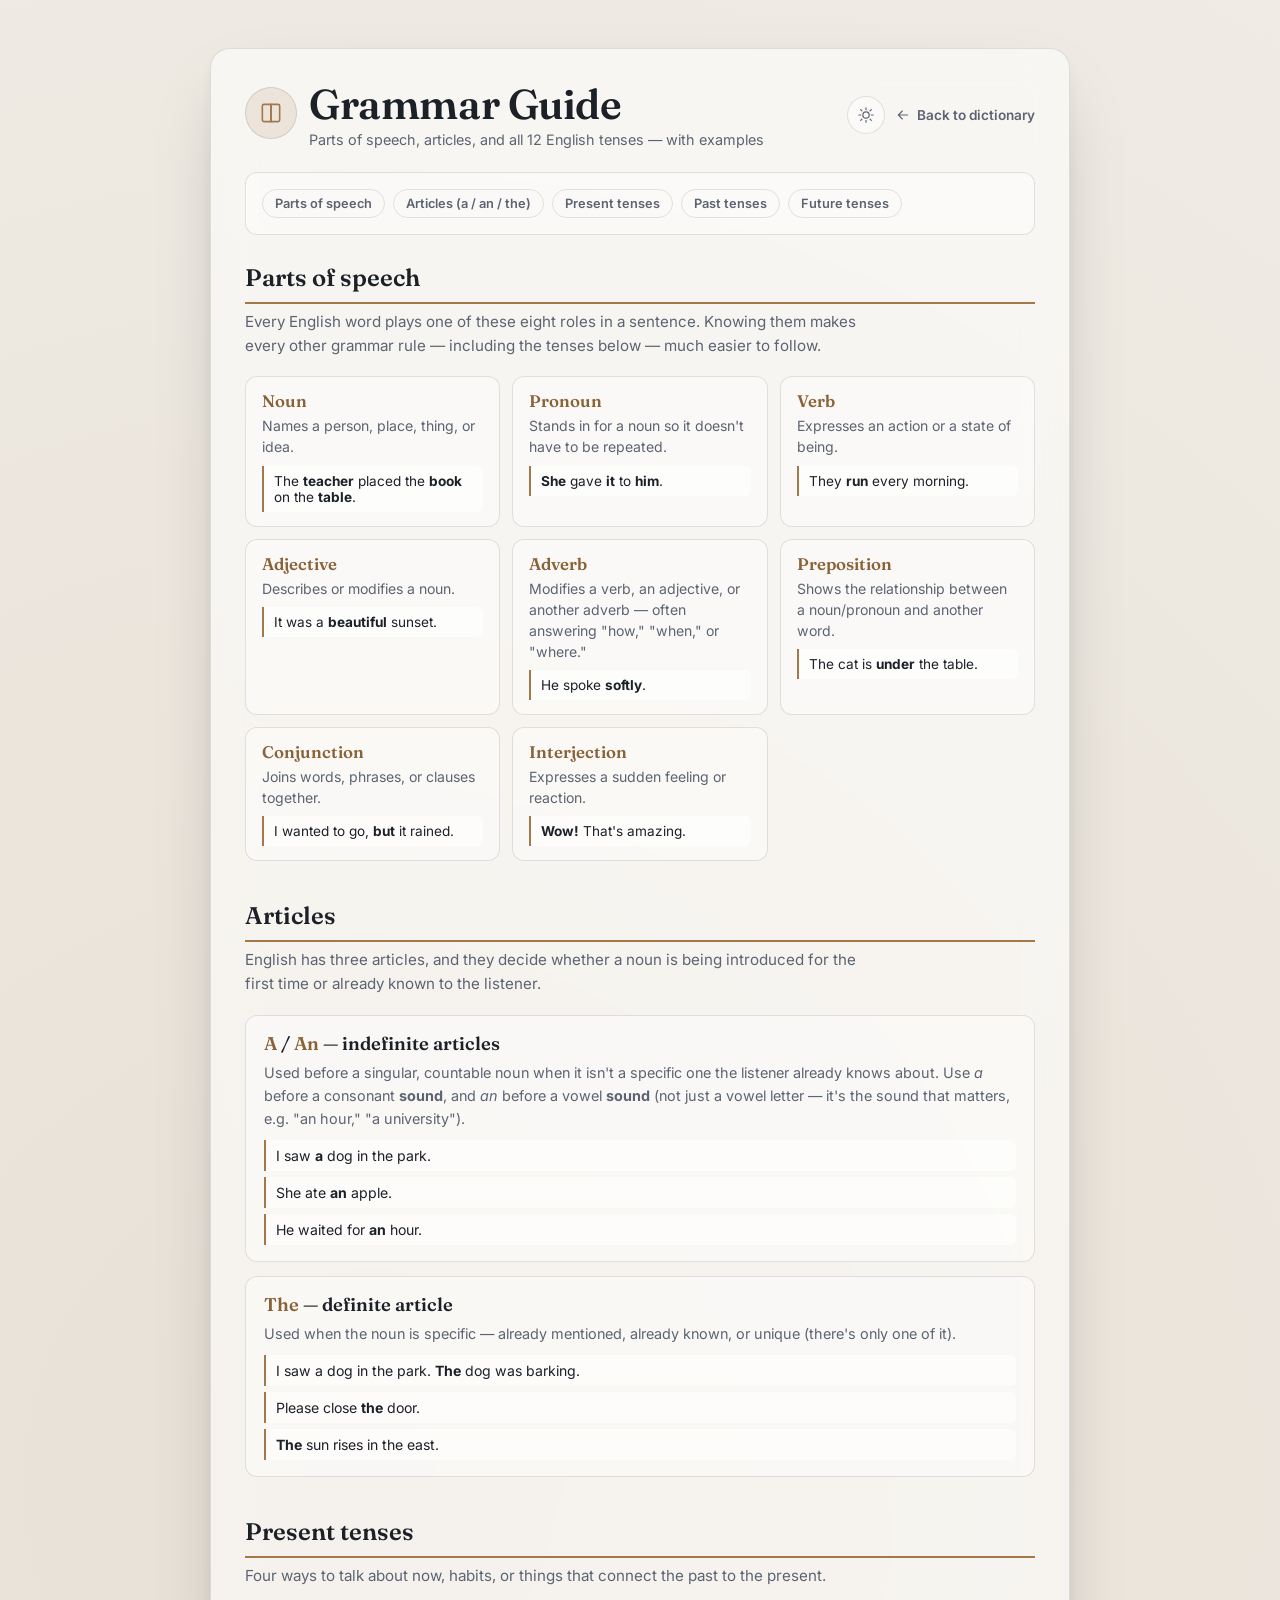
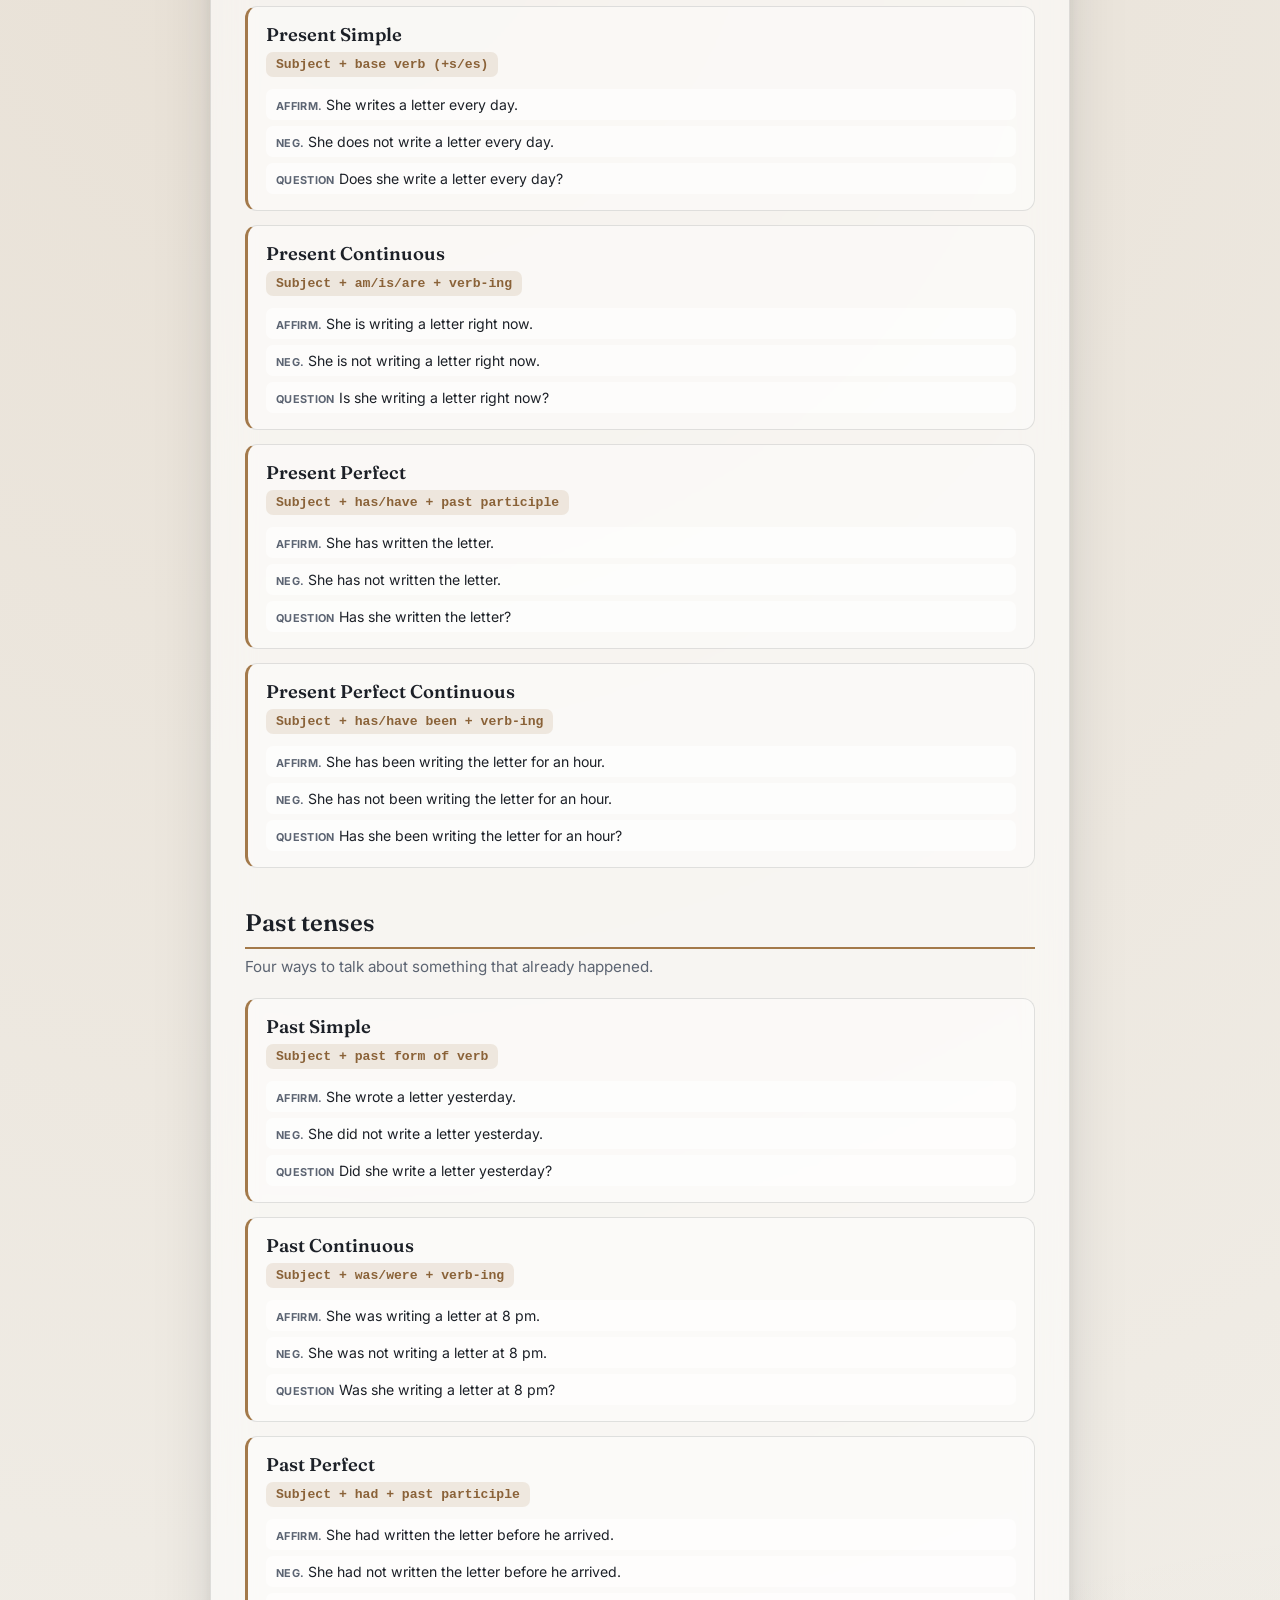
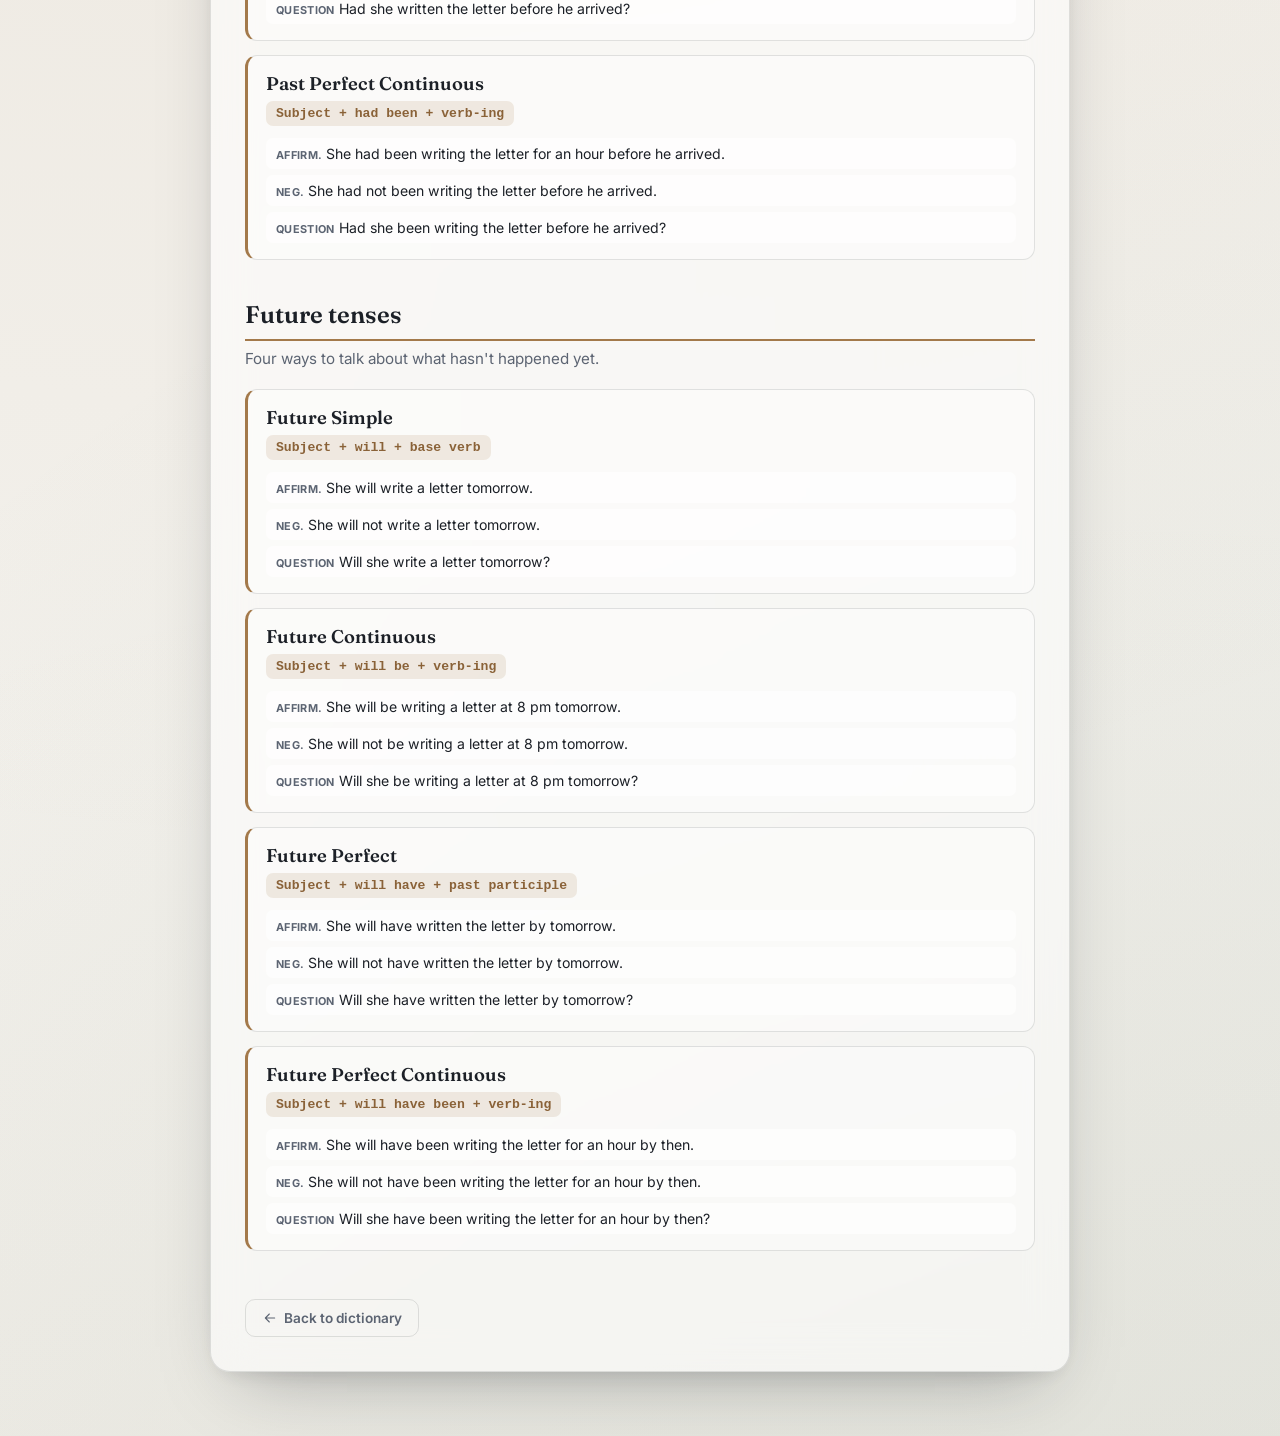
<file: Grammar.html>
<!DOCTYPE html>
<html lang="en">
<head>
    <meta charset="UTF-8">
    <meta name="viewport" content="width=device-width, initial-scale=1.0">
    <title>English Grammar Guide — Lethologica</title>
    <link rel="preconnect" href="https://fonts.googleapis.com">
    <link href="https://fonts.googleapis.com/css2?family=Fraunces:ital,opsz,wght@0,9..144,400;0,9..144,500;0,9..144,600;1,9..144,500&family=Inter:wght@400;500;600;700&display=swap" rel="stylesheet">
    <link rel="stylesheet" href="styles.css">
</head>
<body>
    <div id="prism-bg"></div>

    <svg style="display:none" aria-hidden="true">
        <symbol id="icon-book" viewBox="0 0 24 24" fill="none" stroke="currentColor" stroke-width="1.5" stroke-linecap="round" stroke-linejoin="round">
            <path d="M4 5.5C4 4.67 4.67 4 5.5 4H12v16H5.5A1.5 1.5 0 0 1 4 18.5v-13Z"/>
            <path d="M20 5.5c0-.83-.67-1.5-1.5-1.5H12v16h6.5a1.5 1.5 0 0 0 1.5-1.5v-13Z"/>
        </symbol>
        <symbol id="icon-arrow-left" viewBox="0 0 24 24" fill="none" stroke="currentColor" stroke-width="1.6" stroke-linecap="round" stroke-linejoin="round">
            <path d="M19 12H5M11 6l-6 6 6 6"/>
        </symbol>
        <symbol id="icon-sun" viewBox="0 0 24 24" fill="none" stroke="currentColor" stroke-width="1.6" stroke-linecap="round" stroke-linejoin="round">
            <circle cx="12" cy="12" r="4.2"/>
            <path d="M12 2.5v2.4M12 19.1v2.4M4.9 4.9l1.7 1.7M17.4 17.4l1.7 1.7M2.5 12h2.4M19.1 12h2.4M4.9 19.1l1.7-1.7M17.4 6.6l1.7-1.7"/>
        </symbol>
        <symbol id="icon-moon" viewBox="0 0 24 24" fill="none" stroke="currentColor" stroke-width="1.6" stroke-linecap="round" stroke-linejoin="round">
            <path d="M20.2 14.6A8.5 8.5 0 1 1 9.4 3.8a7 7 0 0 0 10.8 10.8Z"/>
        </symbol>
    </svg>

    <main class="container" style="max-width: 860px;">
        <div class="gr-header">
            <div class="brand">
                <span class="brand-mark" aria-hidden="true"><svg width="26" height="26"><use href="#icon-book"/></svg></span>
                <div>
                    <h1 class="gr-title">Grammar Guide</h1>
                    <p class="gr-subtitle">Parts of speech, articles, and all 12 English tenses — with examples</p>
                </div>
            </div>
            <div style="display:flex; align-items:center; gap:10px;">
                <button id="themeToggle" class="btn-icon theme-toggle" type="button" title="Toggle theme" aria-label="Toggle dark and light theme">
                    <svg class="icon-sun" width="18" height="18"><use href="#icon-sun"/></svg>
                    <svg class="icon-moon" width="18" height="18"><use href="#icon-moon"/></svg>
                </button>
                <a href="index.html" class="gr-back">
                    <svg width="16" height="16"><use href="#icon-arrow-left"/></svg> Back to dictionary
                </a>
            </div>
        </div>

        <nav class="gr-toc" aria-label="Guide sections">
            <a href="#parts-of-speech">Parts of speech</a>
            <a href="#articles">Articles (a / an / the)</a>
            <a href="#present-tenses">Present tenses</a>
            <a href="#past-tenses">Past tenses</a>
            <a href="#future-tenses">Future tenses</a>
        </nav>

        <!-- ===================== PARTS OF SPEECH ===================== -->
        <section id="parts-of-speech" class="gr-section">
            <h2 class="gr-section-title">Parts of speech</h2>
            <p class="gr-section-intro">Every English word plays one of these eight roles in a sentence. Knowing them makes every other grammar rule — including the tenses below — much easier to follow.</p>

            <div class="gr-pos-grid">
                <div class="gr-pos-card">
                    <h3 class="gr-pos-name">Noun</h3>
                    <p class="gr-pos-def">Names a person, place, thing, or idea.</p>
                    <p class="gr-pos-example">The <strong>teacher</strong> placed the <strong>book</strong> on the <strong>table</strong>.</p>
                </div>
                <div class="gr-pos-card">
                    <h3 class="gr-pos-name">Pronoun</h3>
                    <p class="gr-pos-def">Stands in for a noun so it doesn't have to be repeated.</p>
                    <p class="gr-pos-example"><strong>She</strong> gave <strong>it</strong> to <strong>him</strong>.</p>
                </div>
                <div class="gr-pos-card">
                    <h3 class="gr-pos-name">Verb</h3>
                    <p class="gr-pos-def">Expresses an action or a state of being.</p>
                    <p class="gr-pos-example">They <strong>run</strong> every morning.</p>
                </div>
                <div class="gr-pos-card">
                    <h3 class="gr-pos-name">Adjective</h3>
                    <p class="gr-pos-def">Describes or modifies a noun.</p>
                    <p class="gr-pos-example">It was a <strong>beautiful</strong> sunset.</p>
                </div>
                <div class="gr-pos-card">
                    <h3 class="gr-pos-name">Adverb</h3>
                    <p class="gr-pos-def">Modifies a verb, an adjective, or another adverb — often answering "how," "when," or "where."</p>
                    <p class="gr-pos-example">He spoke <strong>softly</strong>.</p>
                </div>
                <div class="gr-pos-card">
                    <h3 class="gr-pos-name">Preposition</h3>
                    <p class="gr-pos-def">Shows the relationship between a noun/pronoun and another word.</p>
                    <p class="gr-pos-example">The cat is <strong>under</strong> the table.</p>
                </div>
                <div class="gr-pos-card">
                    <h3 class="gr-pos-name">Conjunction</h3>
                    <p class="gr-pos-def">Joins words, phrases, or clauses together.</p>
                    <p class="gr-pos-example">I wanted to go, <strong>but</strong> it rained.</p>
                </div>
                <div class="gr-pos-card">
                    <h3 class="gr-pos-name">Interjection</h3>
                    <p class="gr-pos-def">Expresses a sudden feeling or reaction.</p>
                    <p class="gr-pos-example"><strong>Wow!</strong> That's amazing.</p>
                </div>
            </div>
        </section>

        <!-- ===================== ARTICLES ===================== -->
        <section id="articles" class="gr-section">
            <h2 class="gr-section-title">Articles</h2>
            <p class="gr-section-intro">English has three articles, and they decide whether a noun is being introduced for the first time or already known to the listener.</p>

            <div class="gr-article-card">
                <h3 class="gr-article-name"><em>A</em> / <em>An</em> — indefinite articles</h3>
                <p class="gr-article-rule">Used before a singular, countable noun when it isn't a specific one the listener already knows about. Use <em>a</em> before a consonant <strong>sound</strong>, and <em>an</em> before a vowel <strong>sound</strong> (not just a vowel letter — it's the sound that matters, e.g. "an hour," "a university").</p>
                <ul class="gr-example-list">
                    <li>I saw <strong>a</strong> dog in the park.</li>
                    <li>She ate <strong>an</strong> apple.</li>
                    <li>He waited for <strong>an</strong> hour.</li>
                </ul>
            </div>

            <div class="gr-article-card">
                <h3 class="gr-article-name"><em>The</em> — definite article</h3>
                <p class="gr-article-rule">Used when the noun is specific — already mentioned, already known, or unique (there's only one of it).</p>
                <ul class="gr-example-list">
                    <li>I saw a dog in the park. <strong>The</strong> dog was barking.</li>
                    <li>Please close <strong>the</strong> door.</li>
                    <li><strong>The</strong> sun rises in the east.</li>
                </ul>
            </div>
        </section>

        <!-- ===================== TENSES ===================== -->
        <!-- Same example action ("writing a letter") carried through all 12 tenses
             on purpose, so the only thing that changes is the grammar itself. -->

        <section id="present-tenses" class="gr-section">
            <h2 class="gr-section-title">Present tenses</h2>
            <p class="gr-section-intro">Four ways to talk about now, habits, or things that connect the past to the present.</p>

            <div class="gr-tense-card">
                <h3 class="gr-tense-name">Present Simple</h3>
                <span class="gr-tense-structure">Subject + base verb (+s/es)</span>
                <ul class="gr-tense-examples">
                    <li><span class="gr-tag">Affirm.</span> She writes a letter every day.</li>
                    <li><span class="gr-tag">Neg.</span> She does not write a letter every day.</li>
                    <li><span class="gr-tag">Question</span> Does she write a letter every day?</li>
                </ul>
            </div>

            <div class="gr-tense-card">
                <h3 class="gr-tense-name">Present Continuous</h3>
                <span class="gr-tense-structure">Subject + am/is/are + verb-ing</span>
                <ul class="gr-tense-examples">
                    <li><span class="gr-tag">Affirm.</span> She is writing a letter right now.</li>
                    <li><span class="gr-tag">Neg.</span> She is not writing a letter right now.</li>
                    <li><span class="gr-tag">Question</span> Is she writing a letter right now?</li>
                </ul>
            </div>

            <div class="gr-tense-card">
                <h3 class="gr-tense-name">Present Perfect</h3>
                <span class="gr-tense-structure">Subject + has/have + past participle</span>
                <ul class="gr-tense-examples">
                    <li><span class="gr-tag">Affirm.</span> She has written the letter.</li>
                    <li><span class="gr-tag">Neg.</span> She has not written the letter.</li>
                    <li><span class="gr-tag">Question</span> Has she written the letter?</li>
                </ul>
            </div>

            <div class="gr-tense-card">
                <h3 class="gr-tense-name">Present Perfect Continuous</h3>
                <span class="gr-tense-structure">Subject + has/have been + verb-ing</span>
                <ul class="gr-tense-examples">
                    <li><span class="gr-tag">Affirm.</span> She has been writing the letter for an hour.</li>
                    <li><span class="gr-tag">Neg.</span> She has not been writing the letter for an hour.</li>
                    <li><span class="gr-tag">Question</span> Has she been writing the letter for an hour?</li>
                </ul>
            </div>
        </section>

        <section id="past-tenses" class="gr-section">
            <h2 class="gr-section-title">Past tenses</h2>
            <p class="gr-section-intro">Four ways to talk about something that already happened.</p>

            <div class="gr-tense-card">
                <h3 class="gr-tense-name">Past Simple</h3>
                <span class="gr-tense-structure">Subject + past form of verb</span>
                <ul class="gr-tense-examples">
                    <li><span class="gr-tag">Affirm.</span> She wrote a letter yesterday.</li>
                    <li><span class="gr-tag">Neg.</span> She did not write a letter yesterday.</li>
                    <li><span class="gr-tag">Question</span> Did she write a letter yesterday?</li>
                </ul>
            </div>

            <div class="gr-tense-card">
                <h3 class="gr-tense-name">Past Continuous</h3>
                <span class="gr-tense-structure">Subject + was/were + verb-ing</span>
                <ul class="gr-tense-examples">
                    <li><span class="gr-tag">Affirm.</span> She was writing a letter at 8 pm.</li>
                    <li><span class="gr-tag">Neg.</span> She was not writing a letter at 8 pm.</li>
                    <li><span class="gr-tag">Question</span> Was she writing a letter at 8 pm?</li>
                </ul>
            </div>

            <div class="gr-tense-card">
                <h3 class="gr-tense-name">Past Perfect</h3>
                <span class="gr-tense-structure">Subject + had + past participle</span>
                <ul class="gr-tense-examples">
                    <li><span class="gr-tag">Affirm.</span> She had written the letter before he arrived.</li>
                    <li><span class="gr-tag">Neg.</span> She had not written the letter before he arrived.</li>
                    <li><span class="gr-tag">Question</span> Had she written the letter before he arrived?</li>
                </ul>
            </div>

            <div class="gr-tense-card">
                <h3 class="gr-tense-name">Past Perfect Continuous</h3>
                <span class="gr-tense-structure">Subject + had been + verb-ing</span>
                <ul class="gr-tense-examples">
                    <li><span class="gr-tag">Affirm.</span> She had been writing the letter for an hour before he arrived.</li>
                    <li><span class="gr-tag">Neg.</span> She had not been writing the letter before he arrived.</li>
                    <li><span class="gr-tag">Question</span> Had she been writing the letter before he arrived?</li>
                </ul>
            </div>
        </section>

        <section id="future-tenses" class="gr-section">
            <h2 class="gr-section-title">Future tenses</h2>
            <p class="gr-section-intro">Four ways to talk about what hasn't happened yet.</p>

            <div class="gr-tense-card">
                <h3 class="gr-tense-name">Future Simple</h3>
                <span class="gr-tense-structure">Subject + will + base verb</span>
                <ul class="gr-tense-examples">
                    <li><span class="gr-tag">Affirm.</span> She will write a letter tomorrow.</li>
                    <li><span class="gr-tag">Neg.</span> She will not write a letter tomorrow.</li>
                    <li><span class="gr-tag">Question</span> Will she write a letter tomorrow?</li>
                </ul>
            </div>

            <div class="gr-tense-card">
                <h3 class="gr-tense-name">Future Continuous</h3>
                <span class="gr-tense-structure">Subject + will be + verb-ing</span>
                <ul class="gr-tense-examples">
                    <li><span class="gr-tag">Affirm.</span> She will be writing a letter at 8 pm tomorrow.</li>
                    <li><span class="gr-tag">Neg.</span> She will not be writing a letter at 8 pm tomorrow.</li>
                    <li><span class="gr-tag">Question</span> Will she be writing a letter at 8 pm tomorrow?</li>
                </ul>
            </div>

            <div class="gr-tense-card">
                <h3 class="gr-tense-name">Future Perfect</h3>
                <span class="gr-tense-structure">Subject + will have + past participle</span>
                <ul class="gr-tense-examples">
                    <li><span class="gr-tag">Affirm.</span> She will have written the letter by tomorrow.</li>
                    <li><span class="gr-tag">Neg.</span> She will not have written the letter by tomorrow.</li>
                    <li><span class="gr-tag">Question</span> Will she have written the letter by tomorrow?</li>
                </ul>
            </div>

            <div class="gr-tense-card">
                <h3 class="gr-tense-name">Future Perfect Continuous</h3>
                <span class="gr-tense-structure">Subject + will have been + verb-ing</span>
                <ul class="gr-tense-examples">
                    <li><span class="gr-tag">Affirm.</span> She will have been writing the letter for an hour by then.</li>
                    <li><span class="gr-tag">Neg.</span> She will not have been writing the letter for an hour by then.</li>
                    <li><span class="gr-tag">Question</span> Will she have been writing the letter for an hour by then?</li>
                </ul>
            </div>
        </section>

        <a href="index.html" class="btn-ghost gr-back" style="display:inline-flex; margin-top: 8px;">
            <svg width="16" height="16"><use href="#icon-arrow-left"/></svg> Back to dictionary
        </a>
    </main>

    <script>
        if (localStorage.getItem('dict_theme') === 'dark') {
            document.body.classList.add('dark-theme');
        }
        document.getElementById('themeToggle').addEventListener('click', () => {
            const isDark = document.body.classList.toggle('dark-theme');
            localStorage.setItem('dict_theme', isDark ? 'dark' : 'light');
        });
    </script>
</body>
</html>
</file>
<file: styles.css>
/* ===========================================================
   LEXICON — design tokens
   Palette: warm paper / deep ink, brass gold as the single accent,
   jade for success, muted brick for error. Serif (Fraunces) carries
   the dictionary-headword personality; Inter runs the UI chrome.
=========================================================== */
:root {
    --font-serif: 'Fraunces', 'Iowan Old Style', Georgia, serif;
    --font-sans: 'Inter', system-ui, -apple-system, sans-serif;

    --paper: #f3f1ec;
    --paper-raised: rgba(255, 255, 255, 0.58);
    --panel-tint: rgba(255, 255, 255, 0.4);
    --ink: #1c2027;
    --ink-soft: #5c6472;
    --hairline: rgba(28, 32, 39, 0.12);
    --hairline-strong: rgba(28, 32, 39, 0.22);

    --gold: #a3794a;
    --gold-strong: #8a6238;
    --gold-tint: rgba(163, 121, 74, 0.14);

    --jade: #3f6f5e;
    --jade-tint: rgba(63, 111, 94, 0.14);
    --rose: #a6483f;
    --rose-tint: rgba(166, 72, 63, 0.14);

    --shadow-lg: 0 30px 70px -30px rgba(28, 32, 39, 0.35), 0 8px 24px -12px rgba(28, 32, 39, 0.18);
    --shadow-sm: 0 2px 10px -4px rgba(28, 32, 39, 0.18);
    --ease-smooth: cubic-bezier(0.22, 1, 0.36, 1);
    --ease-spring: cubic-bezier(0.34, 1.4, 0.64, 1);
}

body.dark-theme {
    --paper: #0d1014;
    --paper-raised: rgba(26, 30, 38, 0.6);
    --panel-tint: rgba(255, 255, 255, 0.04);
    --ink: #eef0f3;
    --ink-soft: #99a1ad;
    --hairline: rgba(255, 255, 255, 0.10);
    --hairline-strong: rgba(255, 255, 255, 0.18);

    --gold: #d3ab72;
    --gold-strong: #e6c088;
    --gold-tint: rgba(211, 171, 114, 0.16);

    --jade: #74b39c;
    --jade-tint: rgba(116, 179, 156, 0.16);
    --rose: #d68d84;
    --rose-tint: rgba(214, 141, 132, 0.16);

    --shadow-lg: 0 30px 70px -25px rgba(0, 0, 0, 0.6), 0 8px 24px -12px rgba(0, 0, 0, 0.4);
}

*,
*::before,
*::after { box-sizing: border-box; -webkit-tap-highlight-color: transparent; }

/* ===========================================================
   AMBIENT BACKGROUND — the one deliberate, continuous motion
=========================================================== */
body {
    margin: 0;
    padding: 48px 16px 64px;
    min-height: 100vh;
    display: flex;
    justify-content: center;
    font-family: var(--font-sans);
    color: var(--ink);
    background-color: var(--paper);
    background-image:
        radial-gradient(circle at 18% 20%, var(--gold-tint) 0%, transparent 42%),
        radial-gradient(circle at 82% 78%, var(--jade-tint) 0%, transparent 45%),
        radial-gradient(circle at 50% 100%, var(--gold-tint) 0%, transparent 50%);
    background-size: 160% 160%;
    background-position: 0% 0%;
    animation: driftBg 50s var(--ease-smooth) infinite alternate;
    transition: background-color 0.5s ease, color 0.4s ease;
}

@keyframes driftBg {
    0%   { background-position: 0% 10%, 100% 90%, 50% 100%; }
    100% { background-position: 15% 0%, 85% 100%, 55% 90%; }
}

#prism-bg { position: fixed; inset: 0; z-index: -1; pointer-events: none; }

/* ===========================================================
   LAYOUT SHELL
=========================================================== */
.container {
    width: 100%;
    max-width: 760px;
    padding: 34px;
    background: var(--paper-raised);
    backdrop-filter: blur(20px);
    -webkit-backdrop-filter: blur(20px);
    border: 1px solid var(--hairline);
    border-radius: 20px;
    box-shadow: var(--shadow-lg);
    animation: riseIn 0.6s var(--ease-smooth) both;
}

@keyframes riseIn {
    from { opacity: 0; transform: translateY(16px); }
    to   { opacity: 1; transform: translateY(0); }
}

/* ===========================================================
   HEADER
=========================================================== */
.page-head {
    display: flex;
    align-items: flex-start;
    justify-content: space-between;
    gap: 16px;
    flex-wrap: wrap;
    margin-bottom: 26px;
}

.brand { display: flex; align-items: flex-start; gap: 12px; }

.brand-mark {
    position: relative;
    display: flex;
    align-items: center;
    justify-content: center;
    width: 52px;
    height: 52px;
    flex-shrink: 0;
    margin-top: 4px;
    border-radius: 50%;
    color: var(--gold);
    background: var(--gold-tint);
    border: 1px solid var(--hairline);
    animation: markIn 0.5s var(--ease-spring) 0.1s both;
}

.brand-mark::after {
    content: "";
    position: absolute;
    inset: -1px;
    border-radius: 50%;
    border: 1px solid var(--gold);
    opacity: 0;
    animation: markPulse 3.2s var(--ease-smooth) 0.9s infinite;
}

@keyframes markIn {
    from { opacity: 0; transform: scale(0.5) rotate(-25deg); }
    to   { opacity: 1; transform: scale(1) rotate(0deg); }
}

@keyframes markPulse {
    0%   { transform: scale(1); opacity: 0.5; }
    75%  { transform: scale(1.55); opacity: 0; }
    100% { transform: scale(1.55); opacity: 0; }
}

h1, .brand-title {
    margin: 0;
    font-family: var(--font-serif);
    font-weight: 600;
    font-size: clamp(2.3rem, 4.6vw, 3.75rem);
    letter-spacing: -0.01em;
    line-height: 1.05;
    color: var(--ink);
}

.brand-title {
    display: inline-flex;
}

.title-shine {
    position: relative;
    display: inline-block;
    overflow: hidden;
    padding: 0.1em 0.05em;
}

.title-shine::after {
    content: "";
    position: absolute;
    top: 0;
    left: -60%;
    width: 35%;
    height: 100%;
    background: linear-gradient(100deg, transparent, rgba(255, 255, 255, 0.65), transparent);
    transform: skewX(-20deg);
    mix-blend-mode: overlay;
    pointer-events: none;
    animation: shineSweep 4.5s ease-in-out infinite;
    animation-delay: 1.4s;
}

@keyframes shineSweep {
    0%   { left: -60%; }
    35%  { left: 130%; }
    100% { left: 130%; }
}

.brand-title .letter {
    display: inline-block;
    opacity: 0;
    color: var(--gold-strong);
    animation-name: letterIn, letterFloat;
    animation-duration: 0.55s, 3.6s;
    animation-timing-function: var(--ease-spring), ease-in-out;
    animation-iteration-count: 1, infinite;
    animation-fill-mode: both, none;
    animation-delay: calc(var(--i) * 45ms + 120ms), calc(var(--i) * 90ms + 900ms);
}

@keyframes letterIn {
    from { opacity: 0; transform: translateY(16px) rotate(-6deg); }
    to   { opacity: 1; transform: translateY(0) rotate(0deg); }
}

@keyframes letterFloat {
    0%, 100% { transform: translateY(0); }
    50%      { transform: translateY(-5px); }
}

.tagline-meaning {
    margin: 5px 0 0;
    font-size: 0.78rem;
    font-style: italic;
    color: var(--ink-soft);
    opacity: 0;
    animation: fadeUp 0.5s var(--ease-smooth) 0.75s both;
}
.tagline-meaning em { font-style: normal; color: var(--gold); }

.tagline {
    margin: 3px 0 0;
    font-size: 0.85rem;
    color: var(--ink-soft);
    font-weight: 500;
    opacity: 0;
    animation: fadeUp 0.5s var(--ease-smooth) 0.9s both;
}

@keyframes fadeUp {
    from { opacity: 0; transform: translateY(6px); }
    to   { opacity: 1; transform: translateY(0); }
}

.toolbar { display: flex; gap: 6px; }

/* ===========================================================
   BUTTONS
=========================================================== */
.btn-icon {
    display: inline-flex;
    align-items: center;
    justify-content: center;
    width: 38px;
    height: 38px;
    border-radius: 50%;
    border: 1px solid var(--hairline);
    background: var(--panel-tint);
    color: var(--ink-soft);
    cursor: pointer;
    text-decoration: none;
    transition: color 0.2s ease, border-color 0.2s ease, background-color 0.2s ease, transform 0.15s var(--ease-spring);
}
.btn-icon:hover { color: var(--gold); border-color: var(--gold); background: var(--gold-tint); }
.btn-icon:active { transform: scale(0.92); }

.theme-toggle { position: relative; overflow: hidden; }
.theme-toggle svg {
    position: absolute;
    top: 50%; left: 50%;
    transform: translate(-50%, -50%) rotate(0deg) scale(1);
    opacity: 1;
    transition: transform 0.45s var(--ease-spring), opacity 0.3s ease;
}
.theme-toggle .icon-moon { opacity: 0; transform: translate(-50%, -50%) rotate(-90deg) scale(0.4); }
body.dark-theme .theme-toggle .icon-sun { opacity: 0; transform: translate(-50%, -50%) rotate(90deg) scale(0.4); }
body.dark-theme .theme-toggle .icon-moon { opacity: 1; transform: translate(-50%, -50%) rotate(0deg) scale(1); }

.btn-icon.spin-once svg { animation: spin 0.6s var(--ease-smooth); }

.btn-primary {
    padding: 12px 18px;
    border: none;
    border-radius: 10px;
    background: var(--gold);
    color: #fff;
    font-family: inherit;
    font-weight: 600;
    font-size: 0.95rem;
    cursor: pointer;
    box-shadow: var(--shadow-sm);
    transition: background-color 0.2s ease, transform 0.15s var(--ease-spring), opacity 0.2s ease;
}
.btn-primary:hover { background: var(--gold-strong); }
.btn-primary:active { transform: scale(0.98); }
.btn-primary:disabled { opacity: 0.6; cursor: not-allowed; transform: none; }

.btn-ghost {
    display: inline-flex;
    align-items: center;
    justify-content: center;
    gap: 6px;
    padding: 10px 16px;
    border-radius: 10px;
    border: 1px solid var(--hairline);
    background: transparent;
    color: var(--ink-soft);
    font-family: inherit;
    font-weight: 600;
    font-size: 0.88rem;
    text-decoration: none;
    cursor: pointer;
    transition: color 0.2s ease, border-color 0.2s ease, background-color 0.2s ease;
}
.btn-ghost:hover { color: var(--ink); border-color: var(--hairline-strong); background: var(--panel-tint); }

.btn-block { width: 100%; }
.panel-close-btn { margin-top: 6px; }

button.is-loading {
    position: relative;
    color: transparent !important;
}
button.is-loading::after {
    content: "";
    position: absolute;
    inset: 0;
    margin: auto;
    width: 16px;
    height: 16px;
    border: 2px solid rgba(255, 255, 255, 0.4);
    border-top-color: #fff;
    border-radius: 50%;
    animation: spin 0.7s linear infinite;
}
.btn-ghost.is-loading::after { border-color: var(--hairline-strong); border-top-color: var(--ink-soft); }

:focus-visible { outline: 2px solid var(--gold); outline-offset: 2px; }

@keyframes spin { to { transform: rotate(360deg); } }

/* ===========================================================
   SEARCH FIELD
=========================================================== */
.search-field {
    position: relative;
    display: flex;
    align-items: center;
    margin-bottom: 6px;
}
.search-icon { position: absolute; left: 2px; color: var(--ink-soft); pointer-events: none; transition: color 0.2s ease; }

#searchInput {
    width: 100%;
    padding: 14px 8px 14px 32px;
    font-size: 1.05rem;
    font-family: var(--font-sans);
    color: var(--ink);
    background: transparent;
    border: none;
    border-bottom: 1.5px solid var(--hairline-strong);
    outline: none;
}
#searchInput::placeholder { color: var(--ink-soft); }

.search-underline {
    position: absolute;
    left: 0; right: 0; bottom: -1.5px;
    height: 2px;
    background: var(--gold);
    transform: scaleX(0);
    transition: transform 0.35s var(--ease-smooth);
}
#searchInput:focus ~ .search-underline { transform: scaleX(1); }
#searchInput:focus ~ .search-icon,
.search-field:focus-within .search-icon { color: var(--gold); }

.status-line {
    display: flex;
    align-items: center;
    justify-content: center;
    gap: 7px;
    min-height: 1.2em;
    margin: 10px 0 22px;
    font-size: 0.8rem;
    font-weight: 500;
    color: var(--ink-soft);
    transition: color 0.2s ease;
}

.spinner {
    width: 11px; height: 11px;
    border: 2px solid var(--hairline);
    border-top-color: var(--gold);
    border-radius: 50%;
    animation: spin 0.7s linear infinite;
    flex-shrink: 0;
}

/* ===========================================================
   WORD OF THE DAY — compact widget, fixed to the top-right
   corner of the viewport, outside the main dictionary card.
=========================================================== */
.wotd-float {
    position: fixed;
    top: 78px;
    right: 16px;
    z-index: 40;
    width: 200px;
    max-width: calc(100vw - 24px);
    padding: 8px 10px;
    border-radius: 10px;
    border: 1px solid var(--hairline);
    background: var(--paper-raised);
    backdrop-filter: blur(16px);
    -webkit-backdrop-filter: blur(16px);
    box-shadow: var(--shadow-sm);
    overflow: hidden;
    animation: wotdIn 0.5s var(--ease-smooth) 0.3s both;
}

@keyframes wotdIn {
    from { opacity: 0; transform: translateY(-8px) translateX(8px); }
    to   { opacity: 1; transform: translateY(0) translateX(0); }
}

.wotd-close {
    position: absolute;
    top: 4px; right: 4px;
    display: inline-flex;
    align-items: center;
    justify-content: center;
    width: 16px; height: 16px;
    border-radius: 50%;
    border: none;
    background: transparent;
    color: var(--ink-soft);
    cursor: pointer;
    transition: color 0.2s ease, background-color 0.2s ease;
}
.wotd-close:hover { color: var(--rose); background: var(--rose-tint); }
.wotd-close svg { width: 10px; height: 10px; }

.wotd-badge {
    display: block;
    margin: 0 0 3px;
    color: var(--gold-strong);
    font-size: 0.56rem;
    font-weight: 700;
    letter-spacing: 0.04em;
    text-transform: uppercase;
}

.wotd-body { position: relative; cursor: pointer; }

.wotd-word {
    display: block;
    margin: 0 0 2px;
    font-family: var(--font-serif);
    font-weight: 600;
    font-size: 0.95rem;
    line-height: 1.2;
    color: var(--ink);
    white-space: nowrap;
    overflow: hidden;
    text-overflow: ellipsis;
}

.wotd-word .speak-btn-mini { display: none; }

.wotd-translations {
    font-family: var(--font-serif);
    font-size: 0.78rem;
    line-height: 1.3;
    color: var(--gold-strong);
    white-space: nowrap;
    overflow: hidden;
    text-overflow: ellipsis;
}

.wotd-translations .wotd-entry .speak-btn-mini { display: none; }

.wotd-skeleton {
    height: 0.9em;
    width: 70%;
    border-radius: 4px;
    background: linear-gradient(90deg, var(--hairline) 25%, var(--hairline-strong) 50%, var(--hairline) 75%);
    background-size: 200% 100%;
    animation: skeletonShine 1.4s ease-in-out infinite;
}

@keyframes skeletonShine {
    0%   { background-position: 200% 0; }
    100% { background-position: -200% 0; }
}

/* On narrower screens there's no spare room beside the main card,
   so the widget tucks into the corner even smaller. */
@media (max-width: 880px) {
    .wotd-float {
        top: 10px;
        right: 10px;
        width: 128px;
        padding: 7px 9px;
    }
    .wotd-word { font-size: 0.85rem; }
    .wotd-translations { font-size: 0.72rem; }
}

/* ===========================================================
   COLLAPSIBLE PANELS — smooth expand/collapse via grid-rows
=========================================================== */
.collapsible {
    display: grid;
    grid-template-rows: 0fr;
    transition: grid-template-rows 0.45s var(--ease-smooth);
}
.collapsible.is-open { grid-template-rows: 1fr; margin-bottom: 18px; }
.collapsible-inner { overflow: hidden; min-height: 0; }

.panel-surface {
    padding: 22px;
    border-radius: 14px;
    border: 1px solid var(--hairline);
    border-left: 3px solid var(--gold);
    background: var(--panel-tint);
}

.panel-title {
    margin: 0 0 16px;
    font-family: var(--font-serif);
    font-weight: 500;
    font-size: 1.15rem;
    color: var(--ink);
}

.text-field {
    display: flex;
    flex-direction: column;
    gap: 5px;
    margin-bottom: 14px;
}
.text-field span { font-size: 0.78rem; color: var(--ink-soft); font-weight: 500; }
.text-field input,
.text-field select,
.text-field textarea {
    padding: 11px 12px;
    border-radius: 8px;
    border: 1px solid var(--hairline-strong);
    background: var(--paper-raised);
    color: var(--ink);
    font-family: inherit;
    font-size: 0.95rem;
    outline: none;
    resize: vertical;
    transition: border-color 0.2s ease, box-shadow 0.2s ease;
}
.text-field input:focus,
.text-field select:focus,
.text-field textarea:focus { border-color: var(--gold); box-shadow: 0 0 0 3px var(--gold-tint); }

.gr-admin-tabs {
    display: flex;
    gap: 6px;
    margin-bottom: 16px;
}
.gr-admin-tab {
    flex: 1;
    padding: 9px 10px;
    border-radius: 8px;
    border: 1px solid var(--hairline);
    background: transparent;
    color: var(--ink-soft);
    font-family: inherit;
    font-size: 0.82rem;
    font-weight: 600;
    cursor: pointer;
    transition: color 0.2s ease, border-color 0.2s ease, background-color 0.2s ease;
}
.gr-admin-tab.active { color: var(--gold-strong); border-color: var(--gold); background: var(--gold-tint); }

.gr-error {
    padding: 14px 16px;
    border-radius: 10px;
    border: 1px solid var(--rose);
    background: var(--rose-tint);
    color: var(--rose);
    font-size: 0.88rem;
}

.gr-loading { text-align: center; color: var(--ink-soft); font-size: 0.9rem; padding: 20px; }

.gr-rule-notes {
    margin: 0 0 6px;
    font-size: 0.82rem;
    font-style: italic;
    color: var(--ink-soft);
}

.gr-ml {
    margin: 5px 0 0;
    padding: 6px 10px;
    border-left: 2px solid var(--jade);
    background: var(--jade-tint);
    border-radius: 0 6px 6px 0;
    font-size: 0.85rem;
    color: var(--ink);
    line-height: 1.5;
}

.panel-subtitle {
    margin: 22px 0 14px;
    padding-top: 16px;
    border-top: 1px solid var(--hairline);
    font-family: var(--font-sans);
    font-size: 0.78rem;
    font-weight: 600;
    letter-spacing: 0.03em;
    text-transform: uppercase;
    color: var(--ink-soft);
}

.manage-search .btn-ghost { margin-bottom: 10px; }

.manage-results {
    display: flex;
    flex-direction: column;
    gap: 8px;
    margin-bottom: 4px;
    max-height: 260px;
    overflow-y: auto;
}

.manage-row {
    display: flex;
    align-items: center;
    justify-content: space-between;
    gap: 10px;
    padding: 10px 12px;
    border-radius: 9px;
    border: 1px solid var(--hairline);
    background: var(--paper-raised);
}

.manage-row-text { min-width: 0; }
.manage-row-text .mr-word {
    font-family: var(--font-serif);
    font-weight: 500;
    color: var(--ink);
    margin-right: 6px;
}
.manage-row-text .mr-translation { color: var(--ink-soft); font-size: 0.9rem; }
.manage-row-text .mr-tag { color: var(--ink-soft); font-size: 0.78rem; font-style: italic; margin-left: 6px; }

.manage-row-actions { display: flex; gap: 6px; flex-shrink: 0; }

.manage-empty {
    padding: 10px 2px;
    font-size: 0.85rem;
    color: var(--ink-soft);
}

.contact-links { display: flex; gap: 10px; flex-wrap: wrap; }
.contact-link svg { color: var(--gold); }

/* ===========================================================
   RESULTS TABLE — quiet, list-like, hairline dividers
=========================================================== */
.table-surface {
    max-height: 54vh;
    overflow-y: auto;
    overscroll-behavior: contain;
    border-radius: 14px;
    border: 1px solid var(--hairline);
    background: var(--panel-tint);
}
.table-surface::-webkit-scrollbar { width: 6px; }
.table-surface::-webkit-scrollbar-track { background: transparent; }
.table-surface::-webkit-scrollbar-thumb { background: var(--hairline-strong); border-radius: 10px; }

#bookTable { width: 100%; border-collapse: collapse; }

#bookTable th {
    text-align: left;
    font-family: var(--font-sans);
    font-size: 0.72rem;
    font-weight: 600;
    letter-spacing: 0.02em;
    color: var(--ink-soft);
    padding: 12px 16px;
    border-bottom: 1px solid var(--hairline);
    position: sticky;
    top: 0;
    background: var(--paper-raised);
    backdrop-filter: blur(10px);
    z-index: 1;
}

#bookTable td {
    padding: 13px 16px;
    border-bottom: 1px solid var(--hairline);
    font-size: 0.96rem;
    vertical-align: middle;
    line-height: 1.4;
}

#bookTable td:first-child {
    font-family: var(--font-serif);
    font-weight: 500;
    color: var(--ink);
    width: 38%;
    transition: color 0.15s ease;
}
#bookTable td:last-child { color: var(--ink-soft); }

#bookTable tr { cursor: pointer; transition: background-color 0.15s ease, box-shadow 0.15s ease; }
#bookTable tr:hover { background-color: var(--gold-tint); }
#bookTable tr:hover td:first-child { color: var(--gold-strong); }
#bookTable tr:focus-visible { outline: none; box-shadow: inset 0 0 0 2px var(--gold); }
#bookTable tr:last-child td { border-bottom: none; }

.exact-match-row { box-shadow: inset 3px 0 0 var(--gold); }

.row-in { animation: rowIn 0.3s var(--ease-smooth) both; }
@keyframes rowIn {
    from { opacity: 0; transform: translateY(3px); }
    to   { opacity: 1; transform: translateY(0); }
}

/* ===========================================================
   WORD DETAIL
=========================================================== */
.headword {
    position: relative;
    display: inline-flex;
    align-items: center;
    gap: 0.35em;
    margin: 0 0 20px;
    font-family: var(--font-serif);
    font-weight: 600;
    font-size: 2rem;
    color: var(--ink);
    animation: headwordIn 0.5s var(--ease-spring) both;
}

.headword-speak-btn {
    width: 30px; height: 30px;
    flex-shrink: 0;
}

.headword::after {
    content: "";
    position: absolute;
    left: 1px; right: 1px; bottom: -8px;
    height: 2px;
    background: linear-gradient(90deg, var(--gold), var(--jade));
    transform: scaleX(0);
    transform-origin: left;
    animation: underlineDraw 0.5s var(--ease-smooth) 0.22s both;
}

@keyframes headwordIn {
    from { opacity: 0; transform: translateY(10px) scale(0.94); }
    to   { opacity: 1; transform: translateY(0) scale(1); }
}

@keyframes underlineDraw {
    from { transform: scaleX(0); }
    to   { transform: scaleX(1); }
}

.detail-item {
    padding-bottom: 14px;
    margin-bottom: 14px;
    border-bottom: 1px solid var(--hairline);
}
.detail-item:last-child { border-bottom: none; margin-bottom: 0; padding-bottom: 0; }

.detail-translation {
    display: flex;
    align-items: center;
    gap: 6px;
    flex-wrap: wrap;
    margin: 0;
    font-family: var(--font-serif);
    font-weight: 500;
    font-size: 1.3rem;
    color: var(--gold-strong);
}

.detail-tag { margin: 6px 0 0; font-size: 0.83rem; color: var(--ink-soft); }
.detail-tag em { font-style: normal; }

.copy-btn-mini {
    display: inline-flex;
    align-items: center;
    justify-content: center;
    width: 26px; height: 26px;
    border-radius: 7px;
    border: 1px solid var(--hairline);
    background: transparent;
    color: var(--ink-soft);
    cursor: pointer;
    transition: color 0.2s ease, border-color 0.2s ease, background-color 0.2s ease;
}
.copy-btn-mini:hover { border-color: var(--gold); color: var(--gold); background: var(--gold-tint); }
.copy-btn-mini.copied { border-color: var(--jade); color: var(--jade); background: var(--jade-tint); }
.copy-btn-mini.manage-delete-btn:hover { border-color: var(--rose); color: var(--rose); background: var(--rose-tint); }

.speak-btn-mini {
    display: inline-flex;
    align-items: center;
    justify-content: center;
    width: 26px; height: 26px;
    border-radius: 7px;
    border: 1px solid var(--hairline);
    background: transparent;
    color: var(--ink-soft);
    cursor: pointer;
    flex-shrink: 0;
    transition: color 0.2s ease, border-color 0.2s ease, background-color 0.2s ease, transform 0.15s var(--ease-spring);
}
.speak-btn-mini:hover { border-color: var(--gold); color: var(--gold); background: var(--gold-tint); }
.speak-btn-mini:active { transform: scale(0.9); }
.speak-btn-mini.speaking { border-color: var(--gold); color: var(--gold); background: var(--gold-tint); animation: speakPulse 1s ease-in-out infinite; }

@keyframes speakPulse {
    0%, 100% { opacity: 1; }
    50% { opacity: 0.5; }
}

.word-cell {
    display: flex;
    align-items: center;
    gap: 6px;
}

.row-speak-btn {
    width: 22px; height: 22px;
}

/* ===========================================================
   TOASTS
=========================================================== */
#toastHolder {
    position: fixed;
    left: 50%;
    bottom: 26px;
    transform: translateX(-50%);
    z-index: 1000;
    display: flex;
    flex-direction: column;
    align-items: center;
    gap: 8px;
    width: 100%;
    max-width: 420px;
    padding: 0 16px;
    pointer-events: none;
}

.toast {
    pointer-events: auto;
    width: 100%;
    padding: 13px 16px;
    border-radius: 12px;
    border: 1px solid var(--hairline);
    border-left: 4px solid var(--gold);
    background: var(--paper-raised);
    backdrop-filter: blur(16px);
    color: var(--ink);
    font-size: 0.88rem;
    font-weight: 500;
    box-shadow: var(--shadow-lg);
    opacity: 0;
    transform: translateY(10px);
    transition: opacity 0.28s var(--ease-smooth), transform 0.28s var(--ease-smooth);
}
.toast.show { opacity: 1; transform: translateY(0); }
.toast-success { border-left-color: var(--jade); }
.toast-error { border-left-color: var(--rose); }

/* ===========================================================
   ACCESSIBILITY / MOTION
=========================================================== */
@media (prefers-reduced-motion: reduce) {
    *, *::before, *::after {
        animation-duration: 0.001ms !important;
        animation-iteration-count: 1 !important;
        transition-duration: 0.001ms !important;
        scroll-behavior: auto !important;
    }
}

/* ===========================================================
   SITE FOOTER
=========================================================== */
.site-footer {
    width: 100%;
    max-width: 760px;
    margin: 18px auto 0;
    text-align: center;
}

.footer-link {
    font-size: 0.85rem;
    font-weight: 500;
    color: var(--ink-soft);
    text-decoration: none;
    border-bottom: 1px dashed var(--hairline-strong);
    padding-bottom: 1px;
    transition: color 0.2s ease, border-color 0.2s ease;
}
.footer-link:hover { color: var(--gold-strong); border-color: var(--gold); }

/* ===========================================================
   GRAMMAR GUIDE PAGE (grammar.html)
=========================================================== */
.gr-header {
    display: flex;
    align-items: center;
    justify-content: space-between;
    gap: 16px;
    flex-wrap: wrap;
    margin-bottom: 24px;
}

.gr-back {
    display: inline-flex;
    align-items: center;
    gap: 6px;
    font-size: 0.85rem;
    font-weight: 600;
    color: var(--ink-soft);
    text-decoration: none;
    transition: color 0.2s ease;
}
.gr-back:hover { color: var(--gold-strong); }

.gr-title {
    margin: 0;
    font-family: var(--font-serif);
    font-weight: 600;
    font-size: clamp(1.8rem, 4vw, 2.6rem);
    color: var(--ink);
}

.gr-subtitle {
    margin: 4px 0 0;
    font-size: 0.9rem;
    color: var(--ink-soft);
}

.gr-toc {
    display: flex;
    flex-wrap: wrap;
    gap: 8px;
    margin: 0 0 28px;
    padding: 16px;
    border-radius: 12px;
    border: 1px solid var(--hairline);
    background: var(--panel-tint);
}

.gr-toc a {
    padding: 6px 12px;
    border-radius: 999px;
    border: 1px solid var(--hairline);
    font-size: 0.8rem;
    font-weight: 600;
    color: var(--ink-soft);
    text-decoration: none;
    transition: color 0.2s ease, border-color 0.2s ease, background-color 0.2s ease;
}
.gr-toc a:hover { color: var(--gold-strong); border-color: var(--gold); background: var(--gold-tint); }

.gr-section {
    margin-bottom: 40px;
    scroll-margin-top: 20px;
}

.gr-section-title {
    display: flex;
    align-items: baseline;
    gap: 10px;
    margin: 0 0 6px;
    font-family: var(--font-serif);
    font-weight: 600;
    font-size: 1.5rem;
    color: var(--ink);
    padding-bottom: 10px;
    border-bottom: 2px solid var(--gold);
}

.gr-section-intro {
    margin: 0 0 18px;
    color: var(--ink-soft);
    font-size: 0.95rem;
    line-height: 1.6;
    max-width: 62ch;
}

.gr-pos-grid {
    display: grid;
    grid-template-columns: repeat(auto-fill, minmax(230px, 1fr));
    gap: 12px;
}

.gr-pos-card {
    padding: 14px 16px;
    border-radius: 12px;
    border: 1px solid var(--hairline);
    background: var(--panel-tint);
}

.gr-pos-name {
    margin: 0 0 4px;
    font-family: var(--font-serif);
    font-weight: 600;
    color: var(--gold-strong);
    font-size: 1.05rem;
}

.gr-pos-def { margin: 0 0 8px; font-size: 0.88rem; color: var(--ink-soft); line-height: 1.5; }

.gr-pos-example {
    margin: 0;
    font-size: 0.85rem;
    color: var(--ink);
    padding: 7px 10px;
    border-left: 2px solid var(--gold);
    background: var(--paper-raised);
    border-radius: 0 6px 6px 0;
}

.gr-article-card {
    margin-bottom: 14px;
    padding: 16px 18px;
    border-radius: 12px;
    border: 1px solid var(--hairline);
    background: var(--panel-tint);
}

.gr-article-name {
    margin: 0 0 6px;
    font-family: var(--font-serif);
    font-weight: 600;
    font-size: 1.15rem;
    color: var(--ink);
}

.gr-article-name em { color: var(--gold-strong); font-style: normal; }

.gr-article-rule { margin: 0 0 10px; font-size: 0.9rem; color: var(--ink-soft); line-height: 1.6; }

.gr-example-list { list-style: none; margin: 0; padding: 0; display: flex; flex-direction: column; gap: 6px; }

.gr-example-list li {
    font-size: 0.88rem;
    color: var(--ink);
    padding: 7px 10px;
    border-left: 2px solid var(--gold);
    background: var(--paper-raised);
    border-radius: 0 6px 6px 0;
}

.gr-tense-group { margin-bottom: 30px; }

.gr-tense-group-title {
    margin: 0 0 14px;
    font-family: var(--font-sans);
    font-size: 0.78rem;
    font-weight: 700;
    letter-spacing: 0.05em;
    text-transform: uppercase;
    color: var(--gold-strong);
}

.gr-tense-card {
    margin-bottom: 14px;
    padding: 16px 18px;
    border-radius: 12px;
    border: 1px solid var(--hairline);
    border-left: 3px solid var(--gold);
    background: var(--panel-tint);
}

.gr-tense-name {
    margin: 0 0 6px;
    font-family: var(--font-serif);
    font-weight: 600;
    font-size: 1.15rem;
    color: var(--ink);
}

.gr-tense-structure {
    display: inline-block;
    margin: 0 0 12px;
    padding: 5px 10px;
    border-radius: 7px;
    background: var(--gold-tint);
    color: var(--gold-strong);
    font-size: 0.82rem;
    font-weight: 600;
    font-family: 'SFMono-Regular', Consolas, monospace;
}

.gr-tense-examples { list-style: none; margin: 0; padding: 0; display: flex; flex-direction: column; gap: 6px; }

.gr-tense-examples li {
    font-size: 0.88rem;
    color: var(--ink);
    padding: 7px 10px;
    background: var(--paper-raised);
    border-radius: 7px;
}

.gr-tense-examples .gr-example-row {
    display: flex;
    gap: 8px;
}

.gr-tense-examples li .gr-ml { margin-top: 6px; }

.gr-tense-examples .gr-tag {
    flex-shrink: 0;
    font-size: 0.68rem;
    font-weight: 700;
    text-transform: uppercase;
    letter-spacing: 0.03em;
    color: var(--ink-soft);
    min-width: 2.6em;
}

/* ===========================================================
   RESPONSIVE
=========================================================== */
@media (max-width: 600px) {
    body { padding: 24px 10px 40px; }
    .container { padding: 22px; border-radius: 16px; }
    h1 { font-size: 2.15rem; }
    .headword { font-size: 1.6rem; }
    .toolbar { gap: 4px; }
    #bookTable td, #bookTable th { padding: 11px 12px; }
}
</file>
